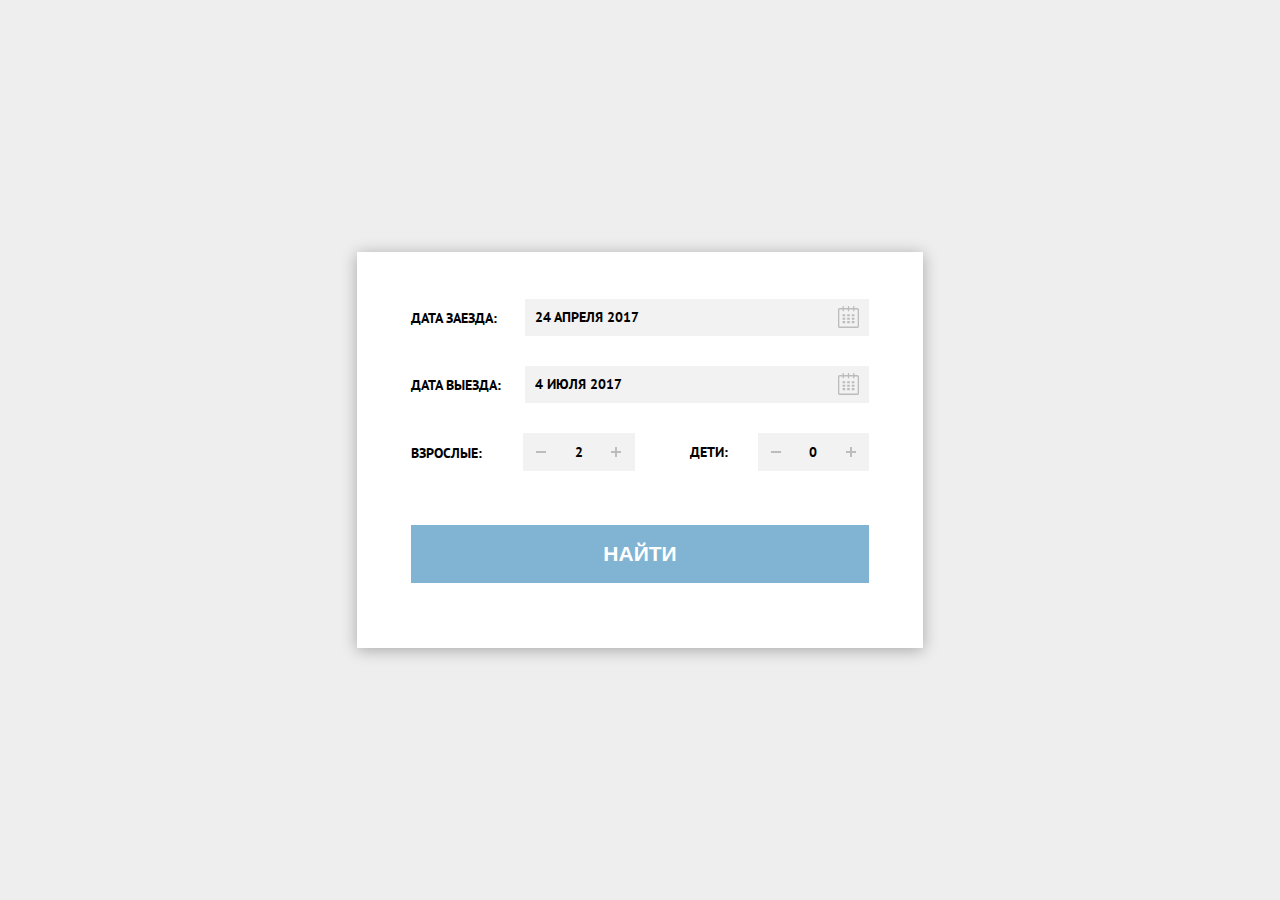
<file: form.html>
<!DOCTYPE html>
<html lang="ru">
  <head>
    <meta charset="utf-8">
    <title>Седона</title>
	  <link href="css/normalize.css" rel="stylesheet">
    <link rel="stylesheet" href="css/style.css">
	  <link href="https://fonts.googleapis.com/css?family=PT+Sans" rel="stylesheet">
  </head>
  <body>
    <div class="modal-search single-page-form">
      <h3 class="visually-hidden">Форма ввода данных для поиска гостиниц</h3>
      <form class="appointment-form" action="https://echo.htmlacademy.ru" method="post">
        <div class="modal-form-container">
          <p class="modal-search-block">
            <label for="date-in-input">Дата заезда:</label>
            <input type="text" name="date-in" class="appointment-form-date" id="date-in-input" value="24 апреля 2017">
            <button type="button" class="calendar-button calendar-button-in" value="Календарь">
              <svg xmlns="http://www.w3.org/2000/svg" width="21" height="22" viewBox="0 0 21 22" fill="#bdbbbc">
                <path d="M19.251 2.025h-2.845V.648c0-.381-.294-.689-.656-.689-.363 0-.656.308-.656.689v1.377h-3.938V.648c0-.381-.294-.689-.655-.689-.363 0-.657.308-.657.689v1.377H5.906V.648c0-.381-.294-.689-.656-.689-.363 0-.657.308-.657.689v1.377H1.75C.784 2.025 0 2.847 0 3.862v16.302C0 21.179.784 22 1.75 22h17.501c.966 0 1.749-.821 1.749-1.836V3.862c0-1.015-.783-1.837-1.749-1.837zm.437 18.139a.448.448 0 0 1-.437.459H1.75a.45.45 0 0 1-.438-.459V3.862a.45.45 0 0 1 .438-.459h2.844v1.378c0 .381.294.689.657.689.362 0 .656-.308.656-.689V3.403h3.938v1.378c0 .381.294.689.657.689.361 0 .655-.308.655-.689V3.403h3.938v1.378c0 .381.293.689.656.689.362 0 .656-.308.656-.689V3.403h2.845c.241 0 .437.206.437.459v16.302z"/><path d="M4.594 8.225h2.625v2.066H4.594zM4.594 11.668h2.625v2.067H4.594zM4.594 15.112h2.625v2.066H4.594zM9.188 15.112h2.625v2.066H9.188zM9.188 11.668h2.625v2.067H9.188zM9.188 8.225h2.625v2.066H9.188zM13.781 15.112h2.625v2.066h-2.625zM13.781 11.668h2.625v2.067h-2.625zM13.781 8.225h2.625v2.066h-2.625z"/>
              </svg>
            </button>
          </p>
          <p class="modal-search-block">
            <label for="date-out-input">Дата выезда:</label>
            <input type="text" name="date-out" class="appointment-form-date" id="date-out-input" value="4 июля 2017">
            <button type="button" class="calendar-button calendar-button-out" value="Календарь">
              <svg xmlns="http://www.w3.org/2000/svg" width="21" height="22" viewBox="0 0 21 22" fill="#bdbbbc">
                <path d="M19.251 2.025h-2.845V.648c0-.381-.294-.689-.656-.689-.363 0-.656.308-.656.689v1.377h-3.938V.648c0-.381-.294-.689-.655-.689-.363 0-.657.308-.657.689v1.377H5.906V.648c0-.381-.294-.689-.656-.689-.363 0-.657.308-.657.689v1.377H1.75C.784 2.025 0 2.847 0 3.862v16.302C0 21.179.784 22 1.75 22h17.501c.966 0 1.749-.821 1.749-1.836V3.862c0-1.015-.783-1.837-1.749-1.837zm.437 18.139a.448.448 0 0 1-.437.459H1.75a.45.45 0 0 1-.438-.459V3.862a.45.45 0 0 1 .438-.459h2.844v1.378c0 .381.294.689.657.689.362 0 .656-.308.656-.689V3.403h3.938v1.378c0 .381.294.689.657.689.361 0 .655-.308.655-.689V3.403h3.938v1.378c0 .381.293.689.656.689.362 0 .656-.308.656-.689V3.403h2.845c.241 0 .437.206.437.459v16.302z"/><path d="M4.594 8.225h2.625v2.066H4.594zM4.594 11.668h2.625v2.067H4.594zM4.594 15.112h2.625v2.066H4.594zM9.188 15.112h2.625v2.066H9.188zM9.188 11.668h2.625v2.067H9.188zM9.188 8.225h2.625v2.066H9.188zM13.781 15.112h2.625v2.066h-2.625zM13.781 11.668h2.625v2.067h-2.625zM13.781 8.225h2.625v2.066h-2.625z"/>
              </svg>
            </button>
          </p>
          <p class="modal-search-block people-count-wrapper">
            <label for="adults-count">Взрослые:</label>
            <button type="button" class="modal-btn" value="Меньше на 1">
              <span class="visually-hidden">Меньше на 1</span>
            </button>
            <input type="text" name="adults" class="appointment-form-date people-count" id="adults-count" value="2" pattern="^[ 0-9]+$">
            <button type="button" class="modal-btn plus-btn" value="Больше на 1">
              <span class="visually-hidden">Больше на 1</span>
            </button>
            <label for="children-count" class="children-label">Дети:</label>
            <button type="button" class="modal-btn" value="Меньше на 1">
              <span class="visually-hidden">Меньше на 1</span>
            </button>
            <input type="text" name="children" class="appointment-form-date people-count" id="children-count" value="0" pattern="^[ 0-9]+$">
            <button type="button" class="modal-btn plus-btn" value="Больше на 1">
              <span class="visually-hidden">Больше на 1</span>
            </button>
          </p>
          <button type="submit" class="button-submit-search button">Найти</button>
        </div>
      </form>
    </div>
  </body>
</html>
</file>
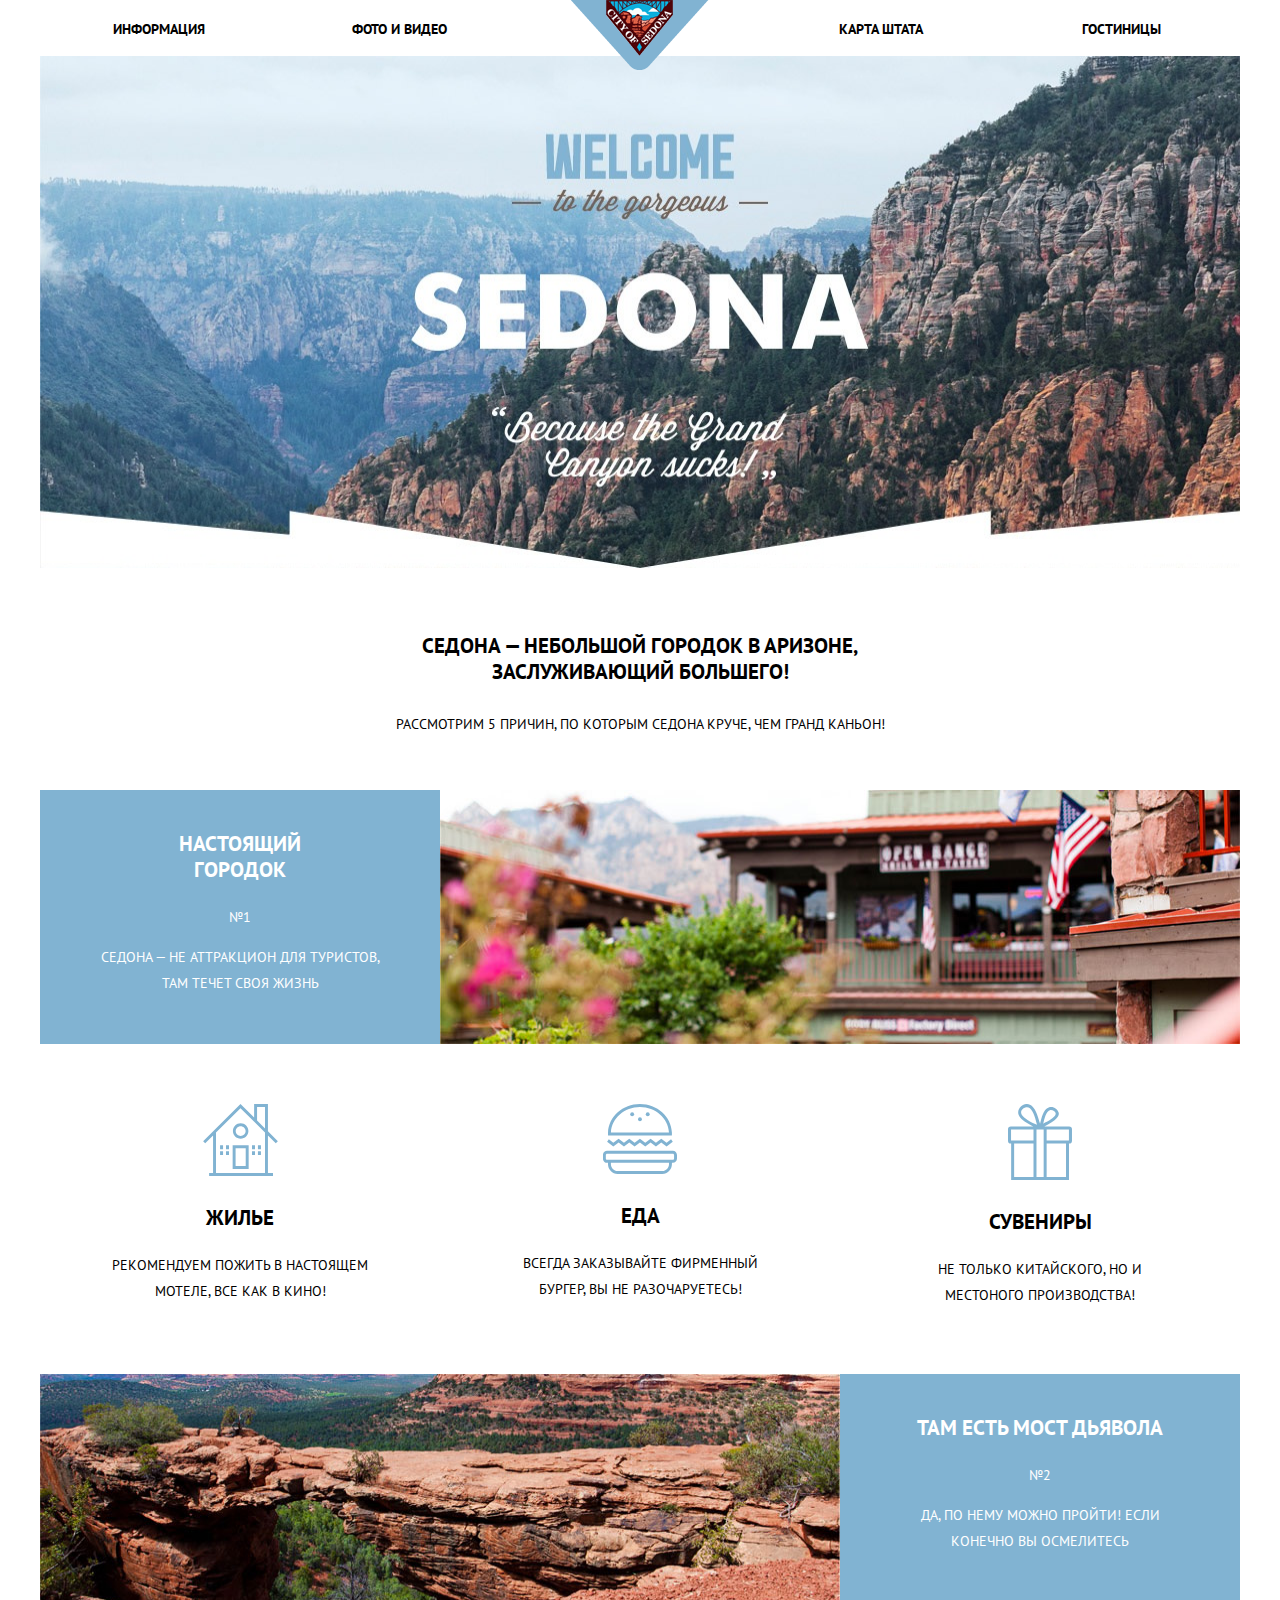
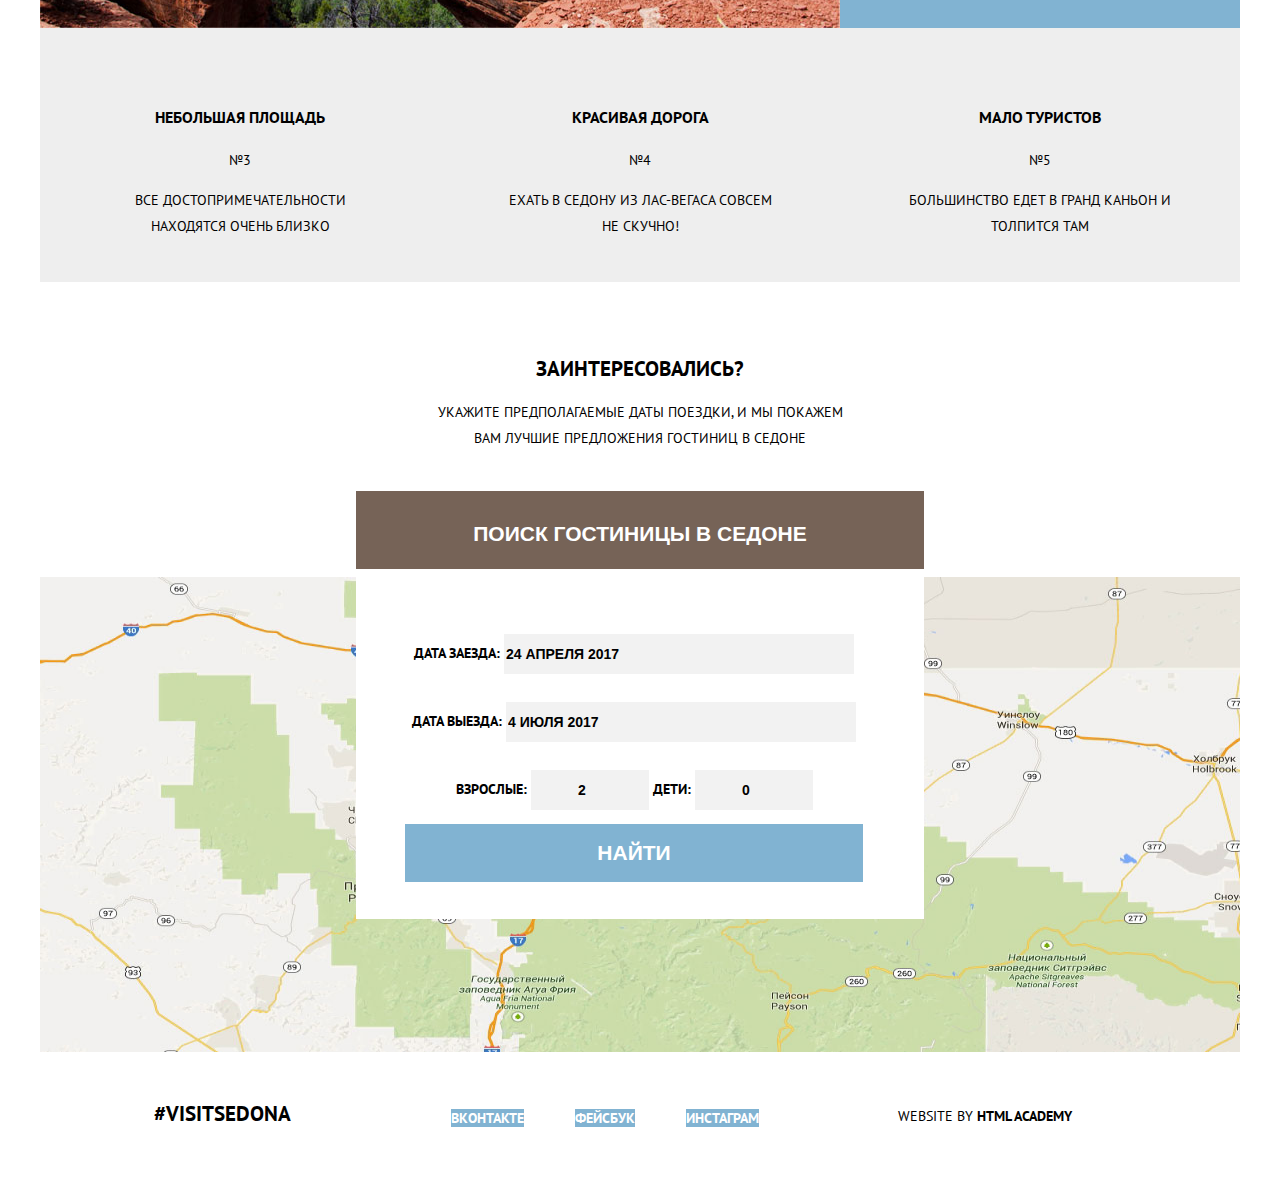
<file: index-v2.html>
<!DOCTYPE html>
<html lang="ru">
  <head>
    <meta charset="utf-8">
    <title>HTML Academy: Седона</title>
	  <link href="css/normalize.css" rel="stylesheet">
    <link rel="stylesheet" href="css/style-v2.css">
	  <link href="https://fonts.googleapis.com/css?family=PT+Sans" rel="stylesheet">
  </head>
  <body>

    <header class="main-header">
      <nav class="main-nav">
        <ul class="site-nav">
          <li><a href="info.html">Информация</a></li>
          <li><a href="media.html">Фото и видео</a></li>
          <li class="site-logo"><img src="img/logo.png" width="138" height="70" alt="Логотип сервиса по бронированию отелей «Седона»"></li>
          <li><a href="map.html">Карта штата</a></li>
          <li><a href="hotel.html">Гостиницы</a></li>
        </ul>
      </nav>
    </header>

    <main>
      <h1 class="visually-hidden">Добро пожаловать в Седону</h1>
      <div class="background-image">
        <img src="img/background.jpg" width="1200" height="512" alt="Добро пожаловать в Седону">
      </div>

      <section class="features">
        <h2 class="visually-hidden">Преимущества</h2>

        <div class="features-header">
          <h2>Седона — небольшой городок в Аризоне,<br>заслуживающий большего!</h2>
  		    <p>Рассмотрим 5 причин, по которым Седона круче, чем Гранд Каньон!</p>
        </div>

        <div class="features-wrapper">
		      <ul class="feature-list">
		        <li>
              <h3>Настоящий<br>городок</h3>
              <p>№1</p>
              <p>Седона — не аттракцион для туристов, там течет своя жизнь</p>
            </li>
          </ul>
          <img src="img/features-hotel.jpg" width="800" height="254" alt="Фото одного из отелей в Седоне">
        </div>


        <ul class="feature-list-icons">
  	      <li>
            <span class="icon icon-house"><svg xmlns="http://www.w3.org/2000/svg" width="75" height="72" viewBox="0 0 75 72"><g fill="#81B3D2"><path d="M29.656 65.033h16V41.21h-16v23.823zm2.937-20.899h10.125V62.11H32.593V44.134z"/><path d="M72.771 39.253l2.076-2.068-9.908-9.865V0H51.127v13.567L37.5 0 .152 37.185l2.077 2.068 7.832-7.795v37.618H6.124V72h63.875v-2.924H64.94V31.458l7.831 7.795zM62.002 69.076H12.999V28.534L37.5 4.149l24.502 24.385v40.542zm0-44.682l-7.938-7.902V2.924h7.938v21.47z"/><path d="M29.906 27.08c0 4.261 3.47 7.713 7.75 7.713 4.279 0 7.75-3.452 7.75-7.713 0-4.259-3.471-7.713-7.75-7.713-4.281 0-7.75 3.454-7.75 7.713zm7.75-4.945c2.744 0 4.969 2.214 4.969 4.945 0 2.732-2.225 4.948-4.969 4.948-2.746 0-4.97-2.216-4.97-4.948 0-2.731 2.225-4.945 4.97-4.945zM17.061 41.21h3v3.919h-3zM22.999 41.21h3v3.919h-3zM17.061 47.182h3v3.919h-3zM22.999 47.182h3v3.919h-3zM48.998 41.21h3v3.919h-3zM54.936 41.21h3v3.919h-3zM48.998 47.182h3v3.919h-3zM54.936 47.182h3v3.919h-3z"/></g></svg></span>
            <h3>Жилье</h3>
            <p>Рекомендуем пожить в настоящем мотеле, все как в кино!</p>
          </li>

          <li>
            <span class="icon icon-burger"><svg xmlns="http://www.w3.org/2000/svg" width="74" height="70" viewBox="0 0 74 70"><g fill="#81B3D2"><path d="M69.854 46.71H4.051c-2.274 0-4.135 1.94-4.135 4.313v3.504c0 2.372 1.861 4.313 4.135 4.313h.93v1.053c0 5.536 4.341 10.065 9.648 10.065h44.646c5.306 0 9.648-4.529 9.648-10.065V58.84h.93c2.274 0 4.135-1.941 4.135-4.313v-3.504c0-2.373-1.86-4.313-4.134-4.313zm-3.848 13.184c0 3.871-3.019 7.021-6.73 7.021H14.629c-3.711 0-6.731-3.15-6.731-7.021v-1.053h58.107v1.053zm5.065-5.367c0 .688-.558 1.271-1.218 1.271H4.051c-.66 0-1.217-.582-1.217-1.271v-3.504c0-.688.558-1.271 1.217-1.271h65.802c.66 0 1.218.582 1.218 1.271v3.504zM15.634 38.406l5.323 4.059 5.326-4.059 5.328 4.059 5.328-4.059 5.328 4.059 5.329-4.059 5.327 4.059 5.33-4.06 5.336 4.059 6.194-4.712-1.72-2.459-4.474 3.403-5.336-4.057-5.33 4.056-5.327-4.057-5.329 4.057-5.328-4.057-5.328 4.057-5.328-4.057-5.325 4.057-5.323-4.057-5.327 4.057-4.467-3.401-1.721 2.457 6.188 4.714zM7.978 31.544H68.855c.041-.619.069-1.241.069-1.87 0-.394-.016-.783-.032-1.173C68.227 12.657 54.186 0 36.952 0 19.719 0 5.677 12.657 5.013 28.501c-.017.39-.032.78-.032 1.173 0 .629.028 1.251.07 1.87h2.927zM36.952 3.043c15.591 0 28.35 11.316 29.021 25.458H7.931c.673-14.142 13.43-25.458 29.021-25.458z"/><ellipse cx="36.952" cy="15.26" rx="1.945" ry="2.03"/><ellipse cx="29.172" cy="10.23" rx="1.946" ry="2.03"/><ellipse cx="44.732" cy="10.23" rx="1.946" ry="2.03"/></g></svg></span>
            <h3>Еда</h3>
            <p>Всегда заказывайте фирменный бургер, вы не разочаруетесь!</p>
          </li>

	        <li>
            <span class="icon icon-gift"><svg xmlns="http://www.w3.org/2000/svg" width="64" height="76" viewBox="0 0 64 76"><path fill-rule="evenodd" clip-rule="evenodd" fill="#81B3D2" d="M61.097 22.501H36.312C50.125 15.602 51.229 11.25 50.72 8.816c-1.162-3.963-5.692-7.023-10.002-5.407-5.569 2.089-7.137 10.388-8.644 16.387-1.924-6.07-3.784-13.814-8.136-17.737C22.677.921 20.843-.205 18.175.031c-4.026.356-9.802 5.382-7.458 10.981 2.251 5.378 9.687 8.777 14.578 11.489H2.879A2.882 2.882 0 0 0 0 25.37v11.322a2.882 2.882 0 0 0 2.879 2.869h.274V76h57.841V39.561h.103a2.882 2.882 0 0 0 2.88-2.869V25.37a2.882 2.882 0 0 0-2.88-2.869zM42.413 5.944c2.103-.31 4.982 1.299 5.255 3.209.393 2.756-3.4 5.255-5.086 6.421-2.523 1.744-4.928 2.643-7.287 4.055.884-3.69 2.549-13.011 7.118-13.685zm-22.882 9.968c-2.225-1.485-6.544-4.431-6.44-7.771.112-3.595 5.743-6.57 8.814-3.886 3.856 3.371 5.713 11.105 7.119 16.557-3.249-1.539-6.328-2.788-9.493-4.9zm5.972 57.114H6.136V39.561h19.368v33.465zm0-36.502H3.046V25.538h22.457v10.986zm10.157 0v36.503h-7.174V25.538h7.174v10.986zm22.351 36.502H38.644V39.561h19.367v33.465zm2.92-36.502H38.644V25.538h22.287v10.986z"/></svg></span>
            <h3>Сувениры</h3>
            <p>Не только китайского, но и местоного производства! </p>
          </li>
        </ul>

        <div class="features-wrapper">
          <img src="img/features-canyon.jpg" width="800" height="254" alt="Фото одного из отелей в Седоне">
		      <ul class="feature-list">
		        <li>
              <h3>Там есть мост Дьявола</h3>
              <p>№2</p>
              <p>Да, по нему можно пройти! Если конечно вы осмелитесь</p>
            </li>
          </ul>
        </div>

        <ul class="feature-list-bottom">
          <li>
            <h3>Небольшая площадь</h3>
            <p>№3</p>
            <p>Все достопримечательности находятся очень близко</p>
          </li>

          <li>
            <h3>Красивая дорога</h3>
            <p>№4</p>
            <p>Ехать в Седону из Лас-Вегаса совсем не скучно!</p>
          </li>

          <li>
            <h3>Мало туристов</h3>
            <p>№5</p>
            <p>Большинство едет в Гранд Каньон и толпится там</p>
          </li>
        </ul>
      </section>

      <section class="appointment">
        <div class="appointment-wrapper">
          <div class="appointment-wrapper-section">
            <h2>Заинтересовались?</h2>
            <p>Укажите предполагаемые даты поездки, и мы покажем вам лучшие предложения гостиниц в Седоне</p>
          </div>
          <button type="button" class="button-show-search">Поиск гостиницы в Седоне</button>
        </div>

        <img src="img/map.jpg" width="1200" height="475" alt="Карта Седоны">
      </section>
    </main>

    <footer class="main-footer">
        <div class="footer-container">
          <p class="footer-hashtag">#VISITSEDONA</p>
          <div class="footer-social">
            <ul>
              <li><a class="social-button button" href="#">Вконтакте</a></li>
              <li><a class="social-button button" href="#">Фейсбук</a></li>
              <li><a class="social-button button" href="#">Инстаграм</a></li>
            </ul>
          </div>
          <p class="footer-copyright">Website by<a class="button" href="https://htmlacademy.ru/intensive/htmlcss"> HTML Academy</a></p>
        </div>
    </footer>

    <section class="modal-search">
      <form class="appointment-form" action="https://echo.htmlacademy.ru" method="post">
        <div class="modal-form">

          <div class="data-search-wrapper">
            <p>
              <label>
                Дата заезда:
                <input type="text" class="appointment-form-date" name="date-in" value="24 апреля 2017">
              </label>
            </p>

            <p>
              <label>
                Дата выезда:
                <input type="text" class="appointment-form-date" name="date-out" value="4 июля 2017">
              </label>
            </p>
          </div>

          <p>
            <label>
              Взрослые:
              <input type="number" class="people-count" name="adults" step="1" min="0" max="10" value="2">
            </label>
            <label>
            Дети:
            <input type="number" class="people-count" name="children" step="1" min="0" max="10" value="0">
            </label>
          </p>
          
          <button type="submit" class="button-submit-search button">Найти</button>

        </div>
      </form>
    </section>

  </body>
</html>
</file>
<file: css/style.css>
@font-face {
	font-family: "PT Sans";
	src: local("PT Sans"),
	url("fonts/ptsans.woff");
}

body {
	width: 1200px;
	margin: 0 auto;
	padding: 0px;
	font-family: "PT Sans", "Arial", sans-serif;
	font-size: 14px;
	line-height: 26px;
	color: #000000;
	font-weight: normal;
	text-transform: uppercase;
	text-align: center;
	vertical-align: middle;
	background-color: #eeeeee;
	-webkit-box-shadow: 0px -2px 10px 0px #34495e;
	        box-shadow: 0px -2px 10px 0px #34495e;
}

a {
	text-decoration: none;
}

.visually-hidden {
	position: absolute;
	clip: rect(1px 1px 1px 1px);
	clip: rect(1px, 1px, 1px, 1px);
	padding:0;
	border:0;
	height: 1px;
	width: 1px;
	overflow: hidden;
}

/*---------------------------------header----------------------------*/

.site-nav {
	display: -webkit-box;
	display: -ms-flexbox;
	display: flex;
	-ms-flex-wrap: wrap;
	    flex-wrap: wrap;
	min-height: 50px;
	margin: 0;
	padding: 0;
	width: 1200px;
	list-style: none;
	background-color: #ffffff;
}

.main-nav {
	display: -webkit-box;
	display: -ms-flexbox;
	display: flex;
	-webkit-box-align: start;
	    -ms-flex-align: start;
	        align-items: flex-start;
	position: relative;
}

.site-logo {
	width: 310px;
	margin: 0;
	height: 55px;
	padding: 0;
	background-color: #ffffff;
	z-index: 1;
}

.site-nav-right {
	-webkit-box-pack: end;
	    -ms-flex-pack: end;
	        justify-content: flex-end;
}

.site-nav-left {
	-webkit-box-pack: start;
	    -ms-flex-pack: start;
	        justify-content: flex-start;
}

.site-nav a {
	width: auto;
	margin: 0;
	padding: 0;
	font-family: "PT Sans", "Arial", sans-serif;
	font-size: 14px;
	line-height: 26px;
	color: #000000;
	font-weight: 700;
	text-decoration: none;
	text-transform: uppercase;
	text-align: center;
	vertical-align: middle;
}

.site-nav a:hover {
	color: #81b3d2;
}

.site-nav a:active {
	color: #dbdbdb;
}

.site-nav .current-page {
	color: #766357;
}

.site-nav li {
	width: 240px;
	margin: 0;
	padding: 0;
	padding-top: 12px;
	padding-bottom: 15px;
}

.site-nav .current {
	color: #766357;
}

/*----------------------main---------------------*/

.background-image {
	position: relative;
	width: 1200px;
	height: 510px;
	margin: 0;
	padding: 0;
	z-index: 0;
	background-color: #81b3d2;
}

.background-image::before {
	content: "";
	display: block;
	position: absolute;
	width: 458px;
	height: 352px;
	top: 50%;
	left: 50%;
	-webkit-transform: translateX(-50%) translateY(-50%);
	    -ms-transform: translateX(-50%) translateY(-50%);
	        transform: translateX(-50%) translateY(-50%);
	z-index: 2;
	background: url("../img/welcome-text.png") no-repeat;
}

.background-image::after {
	content: "";
	display: block;
	position: absolute;
	width: 1200px;
	height: 56px;
	bottom: 0;
	z-index: 2;
	background: url("../img/welcome-shape-bottom.png") no-repeat;
}

.features-header-wrapper {
	display: block;
	margin: 0;
	padding: 0;
	z-index: 2;
}

.features-header {
	display: inline-block;
	margin: 0;
	padding: 0;
	padding-top: 60px;
	padding-bottom: 38px;
	padding-left: 300px;
	padding-right: 300px;
	font-size: 14px;
	line-height: 26px;
	vertical-align: middle;
	background-color: #ffffff;
}

.features-header h2 {
	margin: 0;
	margin-bottom: 25px;
	font-size: 21px;
	line-height: 26px;
}

.features-wrapper {
	display: -webkit-box;
	display: -ms-flexbox;
	display: flex;
	width: 1200px;
	margin: 0;
	padding: 0;
}

.features-wrapper img {
	background: #FD7C6E;
}

.feature-list {
	width: 400px;
	margin: 0;
	padding: 0;
	color: #ffffff;
	list-style: none;
	background-color: #81b3d2;
}

.feature-list li {
	padding-top: 27px;
	padding-left:50px;
	padding-right: 50px;
	padding-bottom: 45px;
}

.feature-list h3 {
	padding-left: 60px;
	padding-right: 60px;
	font-size: 21px;
	line-height: 21px;
}

.feature-list p {
	position: relative;
	margin-top: 23px;
	font-size: 14px;
	line-height: 21px;
}

.dashes::before {
	content: "";
	position: absolute;
	top: 10px;
	left: 126px;
	width: 8px;
	height: 1px;
	margin: 0;
	padding: 0;
	background: #ffffff;
}

.dashes::after {
	content: "";
	position: absolute;
	top: 10px;
	right: 126px;
	width: 8px;
	height: 1px;
	margin: 0;
	padding: 0;
	background: #ffffff;
}

.devils-bridge h3 {
	margin-top: 17px;
}

.devils-bridge p {
	margin-top: 22px;
}

.feature-list-icons {
	display: -webkit-box;
	display: -ms-flexbox;
	display: flex;
	-ms-flex-wrap: wrap;
	    flex-wrap: wrap;
	margin: 0;
	padding: 0;
	color: #000000;
	list-style: none;
	background-color: #ffffff;
}

.feature-list-block {
	position: relative;
	margin: 0;
	padding: 0;
}

.feature-list-block div {
	width: 300px;
	margin: 0;
	padding: 0px 50px;
	padding-top: 166px;
	padding-bottom: 70px;
	font-size: 14px;
	line-height: 20px;
	text-align: center;
}

.feature-list-block h3 {
	display: inline-block;
	margin: 0;
	padding: 0;
	margin-bottom: 13px;
	font-size: 12px;
	line-height: 15px;
	vertical-align: middle;
}

.house-icon::after {
	content: "";
	position: absolute;
	width: 75px;
	height: 72px;
	top: 56px;
	left: 160px;
	background: url("../img/icon-1.svg") no-repeat;
}

.food-icon::after {
	content: "";
	position: absolute;
	width: 74px;
	height: 70px;
	top: 56px;
	left: 160px;
	background: url("../img/icon-3.svg") no-repeat;
}

.souvenir-icon::after {
	content: "";
	position: absolute;
	width: 64px;
	height: 76px;
	top: 53px;
	left: 168px;
	background: url("../img/icon-2.svg") no-repeat;
}

.feature-list-icons h3 {
	font-size: 21px;
}

/*------------------------нижний ряд преимуществ на сером фоне---------------------*/

.feature-list-bottom {
	display: -webkit-box;
	display: -ms-flexbox;
	display: flex;
	-ms-flex-wrap: wrap;
	    flex-wrap: wrap;
	width: 1200px;
	margin: 0;
	padding: 0;
	color: #000000;
	list-style: none;
	background-color: #eeeeee;
}

.feature-list-bottom li {
	width: 400px;
	margin: 0;
	padding: 0px;
}

.feature-list-bottom h3 {
	display: inline-block;
	margin: 0;
	padding: 0 120px;
	padding-top:  45px ;
	font-size: 21px;
	line-height: 22px;
	vertical-align: middle;
}

.feature-list-bottom p {
	margin: 0;
	padding: 0 60px;
	padding-top: 20px;
	font-size: 14px;
	line-height: 20px;
}

.feature-list-bottom p:last-child {
	padding-bottom: 65px;
}

/*-------------------------------------appointment-form/форма записи - блок "заинтересовались?" на белом фоне-----------------------------------*/

.appointment-wrapper {
	position: relative;
	text-align: center;
	color: #000000;
	background: #ffffff;
}

.appointment-wrapper h3 {
	margin: 0;
	padding: 0;
	padding-top: 52px;
	padding-bottom: 23px;
	font-size: 30px;
	line-height: 1.3em;
}

.appointment-wrapper p {
	margin: 0;
	padding: 0;
	padding-bottom: 47px;
	font-size: 14px;
	line-height: 24px;
}

.button-show-search {
	display: inline-block;
	width: 566px;
	height: 90px;
	color: #ffffff;
	font-size: 21px;
	line-height: 90px;
	font-weight: bold;
	text-transform: uppercase;
	text-align: center;
	vertical-align: middle;
	background-color: #766357;
	border: none;
	cursor: pointer;
}

.button-show-search:hover {
	background-color: #604e43;
}

.button-show-search:focus {
	color: #857871;
	background-color: #503e33;
}

/*--------------------------------------modal-form----------------------------------*/

@-webkit-keyframes bounce {
  0% {
    -webkit-transform: translateY(-100px);
            transform: translateY(-100px);
  }

  70% {
    -webkit-transform: translateY(30px);
            transform: translateY(30px);
  }

  90% {
    -webkit-transform: translateY(-10px);
            transform: translateY(-10px);
  }

  100% {
    -webkit-transform: translateY(0);
            transform: translateY(0);
  }
}

@keyframes bounce {
  0% {
    -webkit-transform: translateY(-100px);
            transform: translateY(-100px);
  }

  70% {
    -webkit-transform: translateY(30px);
            transform: translateY(30px);
  }

  90% {
    -webkit-transform: translateY(-10px);
            transform: translateY(-10px);
  }

  100% {
    -webkit-transform: translateY(0);
            transform: translateY(0);
  }
}

@-webkit-keyframes shake {
  0%,
  100% {
    -webkit-transform: translateX(0);
            transform: translateX(0);
  }
  10%,
  30%,
  50%,
  70%,
  90% {
    -webkit-transform: translateX(-10px);
            transform: translateX(-10px);
  }
  20%,
  40%,
  60%,
  80% {
    -webkit-transform: translateX(10px);
            transform: translateX(10px);
  }
}

@keyframes shake {
  0%,
  100% {
    -webkit-transform: translateX(0);
            transform: translateX(0);
  }
  10%,
  30%,
  50%,
  70%,
  90% {
    -webkit-transform: translateX(-10px);
            transform: translateX(-10px);
  }
  20%,
  40%,
  60%,
  80% {
    -webkit-transform: translateX(10px);
            transform: translateX(10px);
  }
}

.modal-off {
	display: none;
}

.modal-search {
	position: absolute;
	top: 100%;
	left: 0;
	right: 0;
	width: 566px;
	height: 396px;
	margin: auto;
	font-weight: 600;
	-webkit-box-sizing: border-box;
	        box-sizing: border-box;
	background-color: #ffffff;
	z-index: 3;
	-webkit-box-shadow: 0 2px 15px 0 rgba(0, 1, 1, 0.3);
	        box-shadow: 0 2px 15px 0 rgba(0, 1, 1, 0.3);
	-webkit-animation: bounce 0.6s;
	        animation: bounce 0.6s;
}

.modal-error {
	-webkit-animation: shake 0.6s;
	        animation: shake 0.6s;
}

.modal-form-container {
	position: relative;
	display: inline-block;
	width: 458px;
	height: 290px;
	margin: 0 auto;
	margin-top: 41px;
	padding: 0;
	vertical-align: middle;
}


.modal-form-container .modal-search-block {
	display: -webkit-box;
	display: -ms-flexbox;
	display: flex;
	-webkit-box-align: center;
	    -ms-flex-align: center;
	        align-items: center;
	margin: 0;
	margin-bottom: 18px;
	padding: 6px 0;
}

.appointment-form input[type="text"] {
	-webkit-box-sizing: border-box;
	        box-sizing: border-box;
	width: 344px;
	height: 37px;
	margin-left: auto;
	padding: 0;
	padding-right: 40px;
	padding-left: 10px;
	outline: none;
	font-size: 14px;
	line-height: 37px;
	font-family: "PT Sans", "Arial", sans-serif;
	font-weight: 600;
	color: #000000;
	text-transform: uppercase;
	border: none;
	background-color: #f2f2f2;
}

.appointment-form input:hover {
	background-color: #ebebeb;
}

.appointment-form input:focus, .appointment-form input:active {
	-webkit-box-shadow: inset 0 0 0 2px #ebebeb;
	        box-shadow: inset 0 0 0 2px #ebebeb;
	background-color: #ffffff;
}


.calendar-button {
	position: absolute;
	width: 21px;
	height: 22px;
	margin: 0;
	padding: 0;
	border: none;
	background-color: transparent;
	cursor: pointer;
}

.calendar-button-in {
	top: 13px;
	right: 10px;
}

.calendar-button-out {
	top: 80px;
	right: 10px;
}

.calendar-button svg:hover {
	fill: #000;
}

.calendar-button svg:focus {
	fill: #81b3d2;
	outline: thin dotted;
	outline: 5px auto -webkit-focus-ring-color;
}

.calendar-button svg:active {
	fill: #81b3d2;
}

.people-count-wrapper label {
	margin-top: 1px;
	margin-right: 41px;
}

.people-count-wrapper .children-label {
	margin: 0;
	margin-left: 55px;
	margin-right: 30px;
}

.people-count-wrapper input[type="text"] {
	display: inline-block;
	width: 38px;
	height: 38px;
	margin: 0;
	padding: 0;
	font-weight: bold;
	text-transform: uppercase;
	text-align: center;
	vertical-align: middle;
	background-color: #f2f2f2;
	border: none;
}

.people-count-wrapper input[type="text"]:hover {
	background: #ebebeb;
}

.modal-btn {
	display: -webkit-box;
	display: -ms-flexbox;
	display: flex;
	-webkit-box-pack: center;
	    -ms-flex-pack: center;
	        justify-content: center;
	-webkit-box-align: center;
	    -ms-flex-align: center;
	        align-items: center;
	width: 38px;
	height: 38px;
	border: none;
	background-color: #f2f2f2;
	font-size: 0px;
	cursor: pointer;
}

.modal-btn:hover {
	background: #ebebeb;
}

.modal-btn::before {
	content: "";
	position: absolute;
	display: inline-block;
	width: 10px;
	height: 2px;
	margin: 0;
	padding: 0;
	vertical-align: middle;
	background: #bdbbbc;
}

.plus-btn::after {
	display: inline-block;
	position: absolute;
	content: "";
	width: 10px;
	height: 2px;
	margin: 0;
	padding: 0;
	vertical-align: middle;
	background: #bdbbbc;
	-webkit-transform: rotate(90deg);
	    -ms-transform: rotate(90deg);
	        transform: rotate(90deg);
}

.modal-btn:hover::before,
.plus-btn:hover::after  {
	background: #000000;
}

.modal-btn:active::before,
.plus-btn:active::after  {
	background: #81b3d2;
}

.button-submit-search {
	position: absolute;
	bottom: 0;
	left: 0;
	width: 458px;
	height: 58px;
	color: #ffffff;
	font-size: 21px;
	text-transform: uppercase;
	text-align: center;
	vertical-align: middle;
	font-weight: bold;
	background-color: #81b3d2;
	border: none;
	cursor: pointer;
}

.button-submit-search:hover {
	background-color: #669ec0;
}

.button-submit-search:focus {
	color: #88b6d1;
	background-color: #5496bd;
}

.single-page-form {
	top: 50%;
	bottom: 50%;
}

.map-container {
	position: relative;
	width: 1200px;
	height: 475px;
	margin: 0;
	padding: 0;
	z-index: 2;
	border: none;
}

.map-container img {
	position: absolute;
	top: 0;
	left: 0;
	z-index: -1;
	background: #cbdda9;
}

/*-------------------------footer------------------------------------------------*/

.main-footer {
	position: relative;
	height: 70px;
	margin: 0;
	padding: 24px 0;
	z-index: 3;
	background: rgba(255, 255, 255, 0.9);
}

.main-footer .container {
	display: -webkit-box;
	display: -ms-flexbox;
	display: flex;
}

.main-footer p {
	width: 200px;
	height: 70px;
	margin: auto 0;
	margin-top: 20px;
	margin-left: 100px;
	margin-right: 225px;
	padding: 0;
	font-size: 21px;
	line-height: 26px;
	font-weight: 600;
}

.footer-social {
	width: 155px;
	text-align: center;
}

.main-footer ul {
	display: -webkit-box;
	display: -ms-flexbox;
	display: flex;
	-webkit-box-pack: justify;
	    -ms-flex-pack: justify;
	        justify-content: space-between;
	-ms-flex-wrap: wrap;
	    flex-wrap: wrap;
	width: 150px;
	margin: 0;
	margin-top: 11px;
	margin-left: 0px;
	padding: 0;
	list-style: none;
}

.footer-social .social-button {
	display: -webkit-box;
	display: -ms-flexbox;
	display: flex;
	-webkit-box-align: center;
	    -ms-flex-align: center;
	        align-items: center;
	-webkit-box-pack: center;
	    -ms-flex-pack: center;
	        justify-content: center;
	width: 46px;
	height: 47px;
	background-color: #81b3d2;
	fill: #ffffff;
}

.social-button:hover {
	background-color: #669ec0;
}

.social-button:active,
.social-button:active path {
	background: #5496bd;
	fill: #88b6d1;
}

.copyright-wrapper {
	display: -webkit-box;
	display: -ms-flexbox;
	display: flex;
	-webkit-box-align: center;
	    -ms-flex-align: center;
	        align-items: center;
	width: 200px;
	height: 70px;
	margin: 0;
	margin-right: 70px;
	margin-left: 222px;
	padding: 0;
	font-size: 14px;
	line-height: 26px;
}

.copyright-wrapper .copyright-button {
	-ms-flex-item-align: center;
	    align-self: center;
	width: 115px;
	height: 40px;
	margin: 0;
	margin-left: 7px;
	padding: 0;
}

.copyright-button:hover path {
	fill: #81b3d2;
}

.copyright-button:active path {
	fill: #bdbbbc;
}

/*------------------------------catalog-page------------------------------------------*/

.filter-form {
	display: -webkit-box;
	display: -ms-flexbox;
	display: flex;
	-webkit-box-pack: start;
	    -ms-flex-pack: start;
	        justify-content: flex-start;
	width: 1200px;
	min-height: 220px;
	margin: 0;
	padding: 0;
	font-family: 'PT Sans', "Arial", sans-serif;
	font-size: 14px;
	line-height: 21px;
	color: #ffffff;
	text-transform: uppercase;
	text-align: left;
	vertical-align: middle;
	font-weight: normal;
	background-image: url("../img/filter-bg.jpg");
	background-position: 50% 20%;
	background-repeat: no-repeat;
	background-color: #81b3d2;
}

.filter-section legend {
	margin: 0;
	padding: 0;
	padding-top: 3px;
	font-family: "PT Sans", "Arial", sans-serif;
	font-size: 16px;
	line-height: 21px;
	font-weight: 600;
}

.filter-section fieldset {
	padding: 0;
	margin-left: 61px;
	margin-right: 50px;
	margin-top: 25px;
	margin-bottom: 10px;
	padding-top: 13px;
	padding-left: 10px;
	border: none;
}

.filter-section ul {
	display: -webkit-box;
	display: -ms-flexbox;
	display: flex;
	-webkit-box-orient: vertical;
	-webkit-box-direction: normal;
	    -ms-flex-direction: column;
	        flex-direction: column;
	-webkit-box-align: start;
	    -ms-flex-align: start;
	        align-items: flex-start;
	margin: 0;
	padding: 0;
	list-style: none;
}

.filter-section li {
	margin-top: 11px;
	margin-bottom: 11px;
}

.filter-container input[type="checkbox"] {
	position: absolute;
	clip: rect(0, 0, 0, 0);
}

.filter-container input[type="checkbox"] + label {
	font-size: 14px;
	line-height: 21px;
	color: #ffffff;
	cursor: pointer;
}

.filter-container input[type="checkbox"] + label::before {
	display: inline-block;
	content: "";
	width: 27px;
	height: 23px;
	margin: 0;
	margin-right: 13px;
	padding: 0;
	vertical-align: middle;
	background: url("../img/checkbox-off.svg") no-repeat;
}

.filter-container input:checked + label::before {
	background: url("../img/checkbox-on.svg") no-repeat;
}

.filter-container input[type="checkbox"]:focus + label {
	outline: thin dotted;
	outline: 5px auto -webkit-focus-ring-color;
}

/*-----------------filter-range----------------------------------------*/

.filter-section .filter-range {
	margin: 0;
	padding: 0;
	margin-top: 25px;
	margin-left: 300px;
	margin-right: auto;
	color: #ffffff;
	-webkit-transform: uppercase;
	    -ms-transform: uppercase;
	        transform: uppercase;
}

.filter-range legend {
	margin-bottom: 11px;
	font-weight: 600;
	font-size: 16px;
	line-height: 21px;
	color: #ffffff;
}

.price-controls {
	width: 312px;
	position: relative;
	height: 32px;
	margin-bottom: 20px;
	font-size: 0;
	border: 2px solid #ffffff;
	border-radius: 2px;
}

.price-controls::after {
	content: "";
	position: absolute;
	top: 50%;
	left: 50%;
	width: 2px;
	height: 22px;
	-webkit-transform: translate(-50%, -50%);
	    -ms-transform: translate(-50%, -50%);
	        transform: translate(-50%, -50%);
	background: #ffffff;
}

.price-controls label {
	display: inline-block;
	font-size: 14px;
	line-height: 32px;
	vertical-align: top;
	cursor: pointer;
}

.price-controls .min-price {
	width: 90px;
	padding-left: 64px;
}

.price-controls .max-price {
	padding-left: 56px;
}

.price-controls input {
	width: 50px;
	margin: 0;
	color: inherit;
	font-size: 14px;
	line-height: 21px;
	font-family: "PT Sans", "Arial", sans-serif;
	background: none;
	border: none;
	outline: none;
}

.range-controls {
	position: relative;
	margin-bottom: 31px;
}

.range-controls .scale {
	height: 2px;
	background: rgba(255, 255, 255, 0.3);
}

.range-controls .bar {
	width: 80%;
	height: 2px;
	background: #ffffff;
}

.range-toggle {
	position: absolute;
	top: -9px;
	width: 4px;
	height: 4px;
	background: #ababab;
	border: 8px solid #ffffff;
	border-radius: 50%;
	-webkit-box-shadow: 0 2px 1px 0 rgba(0, 1, 1, 0.2);
	        box-shadow: 0 2px 1px 0 rgba(0, 1, 1, 0.2);
	cursor: pointer;
}

.range-toggle-min {
	left: 0;
}

.range-toggle-max {
	left: 80%;
}

.range-toggle:hover {
	background: #1c4f80;
}

.filter-button {
	display: block;
	margin: 0;
	margin-left: 82px;
	padding: 6px 30px;
	padding-left: 34px;
	font-size: 14px;
	line-height: 20px;
	color: #ffffff;
	text-transform: uppercase;
	background: transparent;
	border: 2px solid #ffffff;
	border-radius: 2px;
	cursor: pointer;
}

.filter-button:hover {
	color: #000000;
	background-color: #ffffff;
}

/*-------------------------------search-result------------------------------------------*/

.search-result-wrapper {
	display: -webkit-box;
	display: -ms-flexbox;
	display: flex;
	-webkit-box-align: baseline;
	    -ms-flex-align: baseline;
	        align-items: baseline;
	padding: 5px 0;
	padding-bottom:	10px;
	background-color: #ffffff;
}

.sort-item {
	margin-right: 45px;
	margin-left: 70px;
	font-size: 21px;
	line-height: 26px;
}

.search-result-filter {
	display: -webkit-box;
	display: -ms-flexbox;
	display: flex;
	margin: 0;
	margin-right: auto;
	padding: 0;
	list-style: none;
}

.search-result-filter span {
	margin-right: 45px;
	font-size: 12px;
	line-height: 18px;
	color: #000000;
	font-weight: 600;
}


.search-result-filter  a {
	margin-right: 30px;
	font-size: 12px;
	line-height: 18px;
	text-decoration: none;
	color: rgba(0, 0, 0, 0.302);
	border-bottom: 1px dashed #81b3d2;
}

.search-result-filter a:hover,
.search-result-filter a:active,
.search-result-filter .active-link,
.search-result-filter .current-filter {
	color: #81b3d2;
	border: none;
}

.search-filter-arrows {
	display: inline-block;
	margin: 0;
	margin-right: 73px;
	padding: 0;
	vertical-align: middle;
	cursor: pointer;
}

.arrows:first-child {
	margin: 0;
	margin-right: 9px;
	padding: 0;
}

.arrows:hover path {
	fill: #000000;
}

.arrows:active path,
.current-arrow path {
	fill: #81b3d2;
}

/*---------------------------------------catalog-list---------------------------------------------*/

.catalog-list-wrapper {
	display: -webkit-box;
	display: -ms-flexbox;
	display: flex;
	-webkit-box-orient: horizontal;
	-webkit-box-direction: normal;
	    -ms-flex-direction: row;
	        flex-direction: row;
	-webkit-box-align: center;
	    -ms-flex-align: center;
	        align-items: center;
	width: 1200px;
	padding: 29px 0;
	background-color: #ffffff;
	border-top: 1px solid rgba(0, 0, 0, 0.302);
}

.catalog-list-wrapper:last-child {
	padding-bottom: 29px;
	border-bottom: 1px solid rgba(0, 0, 0, 0.302);
}

.image-wrapper {
	width: 135px;
	height: 90px;
	margin: 0;
	margin-left: 70px;
	margin-top: 2px;
}

.info-wrapper {
	width: 800px;
	min-height: 90px;
	margin: 0;
	margin-left: 23px;
	padding: 0 7px;
}

.info-wrapper h3 {
	margin: 0;
	margin-bottom: 7px;
	padding: 0;
	margin-top: -4px;
	font-size: 21px;
	line-height: 26px;
	font-weight: 600;
	text-align: left;
	cursor: pointer;
}

.info-wrapper h3:hover {
	color: #81b3d2;
}

.info-wrapper h3:active {
	color: rgba(0, 0, 0, 0.302);
}

.info-wrapper-text {
	display: -webkit-box;
	display: -ms-flexbox;
	display: flex;
	margin: 0;
	margin-bottom: 15px;
	padding: 0;
}

.info-wrapper-text span {
	width: 110px;
	margin-right: 5px;
	font-size: 14px;
	line-height: 21px;
	text-align: left;
}

.info-wrapper-btn {
	display: -webkit-box;
	display: -ms-flexbox;
	display: flex;
	margin-right: 6px;
}

.catalog-btn {
	margin: 0;
	margin-right: 5px;
	padding: 3px 17px;
	color: #ffffff;
	font-family: "PT sans", "Arial", sans-serif;
	font-size: 14px;
	line-height: 21px;
	font-weight: 600;
	text-align: center;
	vertical-align: middle;
	background-color: #81b3d2;
}

.catalog-btn:hover {
	background: #669ec0;
}

.catalog-btn:active {
	color: #88b6d1;
	background: #5496bd;
}

.catalog-btn:focus {
	outline: thin dotted;
	outline: 5px auto -webkit-focus-ring-color;
}

.booking-btn {
	background: #766357;
}

.booking-btn:hover {
	background: #604e43;
}

.booking-btn:active {
	color: #857871;
	background: #503e33;
}

/*--------------------------rating-wrapper--------------------------------------------------*/

.rating-wrapper {
	width: 110px;
	height: 90px;
	margin: 0;
	padding: 0;
	text-align: right;
	margin-left: auto;
	margin-right: 72px;
}

.rating-wrapper::before {
	display: inline-block;
	content: "";
	width: 72px;
	height: 19px;
	margin: 0;
	margin-bottom: 38px;
	padding: 0;
	background-image: url("../img/star.svg");
	background-repeat: repeat-x;
}

.three-stars::before {
	width: 55px;
}

.two-stars::before {
	width: 35px;
}

.rating-wrapper p	 {
	width: 110px;
	height: 24px;
	margin-top: 0;
	padding: 2px 0;
	text-align: center;
	vertical-align: middle;
	font-size: 14px;
	line-height: 21px;
	font-weight: 400;
	color: #666666;
	background: #f2f2f2;
}
</file>
<file: css/style-v2.css>
body {
	margin: 0;
	padding: 0;
	margin-left: 40px;
	margin-right: 40px;
	width: 1200px;

	font-family: 'PT Sans', sans-serif;
	font-size: 14px;
	line-height: 26px;
	color: #000000;
	text-transform: uppercase;
	text-align: center;
	vertical-align: middle;
	font-weight: normal;

	background-color: #ffffff;
	/*background-image: url("../img/sedona-index-1200.jpg");*/
}

a {
  text-decoration: none;
}

.visually-hidden {
	position: absolute !important;
	clip: rect(1px 1px 1px 1px);
	clip: rect(1px, 1px, 1px, 1px);
	padding:0 !important;
	border:0 !important;
	height: 1px !important;
	width: 1px !important;
	overflow: hidden;
}

.site-nav {
  margin: 0;
  padding: 0;

  width: 1200px;

  display: flex;
  justify-content: space-between;

  list-style: none;
  background-color: #ffffff;
}

.site-nav a {
  text-decoration: none;
  font-family: 'PT Sans', sans-serif;
	font-size: 14px;
	line-height: 26px;
	color: #000000;
	text-transform: uppercase;
	text-align: center;
	vertical-align: middle;
	font-weight: 700;
}

.site-nav a:hover {
	color: #81b3d2;
}

.site-nav a:active {
	color: #dbdbdb;
}

.site-nav li {
  display: block;
  width: 238px;
  height: 42px;
  padding-top: 14px;
}

.site-nav .current {
	color: #766357;
}

.site-nav .site-logo {
  padding: 0;
  z-index: 1;
}

.features-header {
  height: 174px;
  padding-top: 40px;
  background-color: #ffffff;
}

.features-header p {
  margin-top: 26px;
}

.features-wrapper {
  display: flex;
}

.feature-list {
  list-style: none;
  margin: 0;
  padding: 0;
  width: 400px;
  height: 254px;
  background-color: #81b3d2;
  color: #ffffff;
}

.feature-list li {
  padding: 20px 60px;
  display: block;
  vertical-align: middle;
}

.feature-list h3 {
  font-size: 21px;
}

.feature-list-icons {
  display: flex;
  list-style: none;
  margin: 0;
  padding: 0;
  margin-bottom: 76px;
  width: 1200px;
  height: 254px;
  background-color: #ffffff;
  color: #000000;
}

.feature-list-icons li {
  padding: 60px 60px;
  width: 400px;
  height: 330px;
  vertical-align: middle;
}

.feature-list-icons h3 {
  font-size: 21px;
}

.feature-list-bottom {
  display: flex;
  list-style: none;
  margin: 0;
  padding: 0;
  width: 1200px;
  height: 254px;
  background-color: #eeeeee;
  color: #000000;
}

.feature-list-bottom li {
  padding: 60px 60px;
  width: 400px;
  height: 330px;
  vertical-align: middle;
}

.appointment-wrapper {
  display: flex;
  flex-direction: column;
  margin: 0;
  padding: 0;
  width: 1200px;
  height: 295px;
  background-color: #ffffff;
  color: #000000;
}

.appointment-wrapper-section {
  margin: auto;
  width: 434px;
  height: 96px;
  text-align: center;
  vertical-align: middle;
}

.button-show-search {
  width: 568px;
  height: 86px;
  margin-left: auto;
  margin-right: auto;

  color: #ffffff;
  font-size: 21px;
  font-weight: bold;
  text-transform: uppercase;
  text-align: center;
  vertical-align: middle;

  background-color: #766357;
  border: none;
}

.button-show-search:hover {
	background-color: #604e43;
}

.button-show-search:focus {
	color: #857871;

	background-color: #503e33;
}

.main-footer {
  margin: 0;
  padding: 0;
  height: 100px;
}

.footer-container {
  margin-top: 20px;
  display: flex;
  align-items: baseline;
}

.footer-hashtag {
  width: 165px;
  height: 60px;
  margin-right: 80px;
  margin-left: 100px;

  color: #000000;
  font-size: 21px;
  font-weight: bold;
}

.footer-social {
  width: 400px;
  height: 60px;
  margin-right: 80px;

  color: #000000;
  font-size: 14px;
}

.footer-social ul {
  list-style: none;
  display: flex;
  justify-content: space-around;
}

.footer-social a {
  text-decoration: none;
  color: #ffffff;
  font-size: 14px;
  font-weight: bold;
  text-transform: uppercase;
  text-align: center;
  vertical-align: middle;
  background-color: #81b3d2;
	border: none;
}

.footer-social a:hover {
	background-color: #669ec0;
}

.footer-social a:focus {
	color: #88b6d1;
	background-color: #5496bd;
}

.footer-copyright {
  width: 240px;
  height: 60px;
  margin-right: 100px;
}

.footer-copyright a {
  text-decoration: none;
  color: #000000;
  font-size: 14px;
  font-weight: bold;
  text-transform: uppercase;
  text-align: center;
	vertical-align: top;
}

.footer-copyright a:hover {
	color: #ffffff;
	background-color: #81b3d2;
}

.footer-copyright a:active {
	color: #bdbbbc;
	background-color: #ffffff;
}

/*modal-form starts here*/

.modal-search {
  position: absolute;
  left: 356px;
  top: 2169px;
  width: 566px;
  height: 348px;
  border: 1px solid transparent;
  background-color: #ffffff;
  z-index: 4;
}

.appointment-form input:hover {
	background-color: #ebebeb;
}

.appointment-form input:focus {
	background-color: #ffffff;

	outline: none;
	border: 2px solid #ebebeb;
}

.appointment-form label {
	font-weight: bold;
	text-transform: uppercase;
	text-align: center;
	vertical-align: middle;
}

.appointment-form {
  display: flex;
	width: 470px;
	height: 290px;
  margin: auto;
  margin-top: 50px;

	background-color: #ffffff;
}

.data-search-wrapper {
  display: flex;
  flex-direction: column;
}

.appointment-form-date {
	width: 346px;
	height: 38px;

	font-weight: bold;
	text-transform: uppercase;
	text-align: left;
	vertical-align: middle;

	background-color: #f2f2f2;
	border: none;
}

.people-count {
	width: 114px;
	height: 38px;

	font-weight: bold;
	text-transform: uppercase;
	text-align: center;
	vertical-align: middle;

	background-color: #f2f2f2;
	border: none;
}

.button-submit-search {
	width: 458px;
  height: 58px;

	color: #ffffff;
	font-size: 21px;
	text-transform: uppercase;
	text-align: center;
	vertical-align: middle;
	font-weight: bold;

	background-color: #81b3d2;
	border: none;
}

.button-submit-search:hover {
	background-color: #669ec0;
}

.button-submit-search:focus {
	color: #88b6d1;
	background-color: #5496bd;
}

/*catalog-page*/

.filter-form {
  display: flex;
}

.filter-wrapper {
  display: flex;
  margin-right: 320px;
  margin-top: 35px;
  margin-left: 73px;
  margin-bottom: auto;
}

.range-wrapper {
  flex-direction: column;
}

.filter-section-name {
	font-size: 16px;
	color: #ffffff;
	font-weight: bold;
}

.filter {
	border: none;
}

.filter-name {
  text-align: left;
	font-size: 14px;
	color: #ffffff;
	font-weight: normal;
}

.filter-range {
  width: 325px;
  margin: 0;
  padding: 0;
  margin-top: 35px;
}

.filter-range p {
  margin: auto;
  border: 2px solid #ffffff;
}

.filters {
  width: 1200px;
  height: 217px;
  text-align: left;
	background-image: url("../img/filter-bg.jpg");
	background-position: 50% 50%;
	background-repeat: no-repeat;
	background-color: #81b3d2;
}

.filters ul {
	list-style: none;
}

.filter-button {
	width: 133px;
  height: 33px;
	font-size: 16px;
	color: #ffffff;
	font-weight: normal;
	text-align: center;
	vertical-align: middle;
	text-transform: uppercase;

	background-color: transparent;
	border: 2px solid #ffffff;
	border-radius: 2px;
}

.filter-button:hover {
	color: #000000;

	background-color: #ffffff;
}

.filter-range {
	font-size: 16px;
	color: #ffffff;
	font-weight: normal;
	text-align: center;
	vertical-align: middle;
	text-transform: uppercase;
}

.search-result {
  display: flex;

	font-size: 21px;
	color: #000000;
	font-weight: bold;
	text-align: center;
	vertical-align: middle;
	text-transform: uppercase;
}

.sort-items {
  display: flex;
  width: 400px;

	list-style: none;
  font-size: 12px;
  line-height: 18px;

  align-items: center;
}

.sort-items-link {
	color: rgba(0, 0, 0, 0.302);
	border-bottom: 1px dashed #81b3d2;
}

.sort-items-link:hover {
	color: #81b3d2;
}

.sort-items-link:active {
	color: #231f20;
	border: none;
}

.sort-item {
  margin-right: 30px;
}

.sort-header {
  margin-right: 40px;
}

.sort-by-price a {
	color: #81b3d2;
	border: none;
}

.catalog-list-wrapper {
  display: flex;
  align-items: center;
}

.image-wrapper {
  margin-top: 10px;
  margin-right: 20px;
}

.info-wrapper {
  margin: 0;
  padding: 0;
  width: 300px;
  margin-right: 700px;
}

.rating-wrapper {
  align-self: flex-start;
}

.info-wrapper a {
	font-size: 21px;
	color: #000000;
	font-weight: bold;
	text-align: center;
	vertical-align: middle;
	text-transform: uppercase;
}

.catalog-item a:hover {
	color: #81b3d2;
}

.catalog-item a:active {
	color: #b2b2b2;
}

.catalog-list {
	list-style: none;
}

.catalog-item-price .button {
	color: #ffffff;
	font-size: 14px;
	font-weight: bold;
	background-color: #81b3d2;
}

.catalog-item-price .button:hover {
	background-color: #669ec0;
}

.catalog-item-price .button:active {
	color: #88b6d1;

	background-color: #5496bd;
}

.catalog-item-price .button-book {
	background-color: #766357;
}

.catalog-item-price .button-book:hover {
	background-color: #604e43;
}

.catalog-item-price .button-book:active {
	color: #857871;

	background-color: #503e33;
}

.catalog-item-rating b {
	display: inline-block;

	width: 110px;
  height: 27px;

	font-size: 14px;
	color: #666666;
	font-weight: normal;

	background-color: #f2f2f2;
}
</file>
